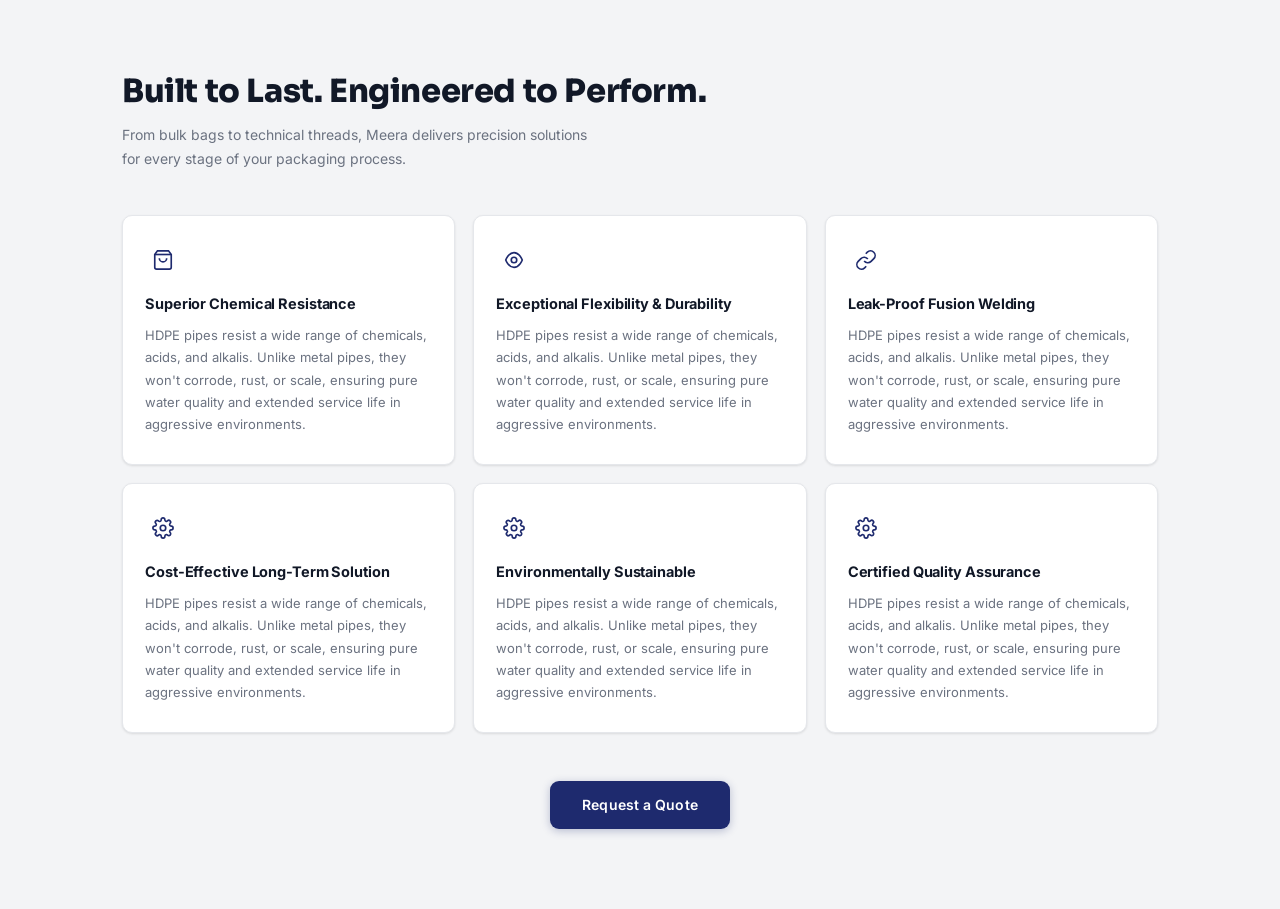
<file: built_section.html>
<!DOCTYPE html>
<html lang="en">
<head>
  <meta charset="UTF-8" />
  <meta name="viewport" content="width=device-width, initial-scale=1.0" />
  <title>Built to Last. Engineered to Perform.</title>
  <link rel="preconnect" href="https://fonts.googleapis.com" />
  <link rel="preconnect" href="https://fonts.gstatic.com" crossorigin />
  <link href="https://fonts.googleapis.com/css2?family=Inter:wght@400;500;600;700&family=Sora:wght@700;800&display=swap" rel="stylesheet" />
  <link rel="stylesheet" href="css/built_section.css"/>
</head>
<body>

  <section class="features-section">
    <div class="container">

      <div class="section-header">
        <h2 class="section-title">Built to Last. Engineered to Perform.</h2>
        <p class="section-subtitle">
          From bulk bags to technical threads, Meera delivers precision solutions for every stage of your
          packaging process.
        </p>
      </div>

      <div class="cards-grid">

        <div class="feature-card" data-index="0">
          <div class="card-icon">
            <svg width="22" height="22" fill="none" stroke="currentColor" stroke-width="1.8" viewBox="0 0 24 24" aria-hidden="true">
              <path d="M6 2L3 6v14a2 2 0 002 2h14a2 2 0 002-2V6l-3-4z"/>
              <line x1="3" y1="6" x2="21" y2="6"/>
              <path d="M16 10a4 4 0 01-8 0"/>
            </svg>
          </div>
          <h3 class="card-title">Superior Chemical Resistance</h3>
          <p class="card-desc">HDPE pipes resist a wide range of chemicals, acids, and alkalis. Unlike metal pipes, they won't corrode, rust, or scale, ensuring pure water quality and extended service life in aggressive environments.</p>
        </div>

        <div class="feature-card" data-index="1">
          <div class="card-icon">
            <svg width="22" height="22" fill="none" stroke="currentColor" stroke-width="1.8" viewBox="0 0 24 24" aria-hidden="true">
              <path d="M3 12s3-8 9-8 9 8 9 8-3 8-9 8-9-8-9-8z"/>
              <circle cx="12" cy="12" r="3"/>
            </svg>
          </div>
          <h3 class="card-title">Exceptional Flexibility &amp; Durability</h3>
          <p class="card-desc">HDPE pipes resist a wide range of chemicals, acids, and alkalis. Unlike metal pipes, they won't corrode, rust, or scale, ensuring pure water quality and extended service life in aggressive environments.</p>
        </div>

        <div class="feature-card" data-index="2">
          <div class="card-icon">
            <svg width="22" height="22" fill="none" stroke="currentColor" stroke-width="1.8" viewBox="0 0 24 24" aria-hidden="true">
              <path d="M10 13a5 5 0 007.54.54l3-3a5 5 0 00-7.07-7.07l-1.72 1.71"/>
              <path d="M14 11a5 5 0 00-7.54-.54l-3 3a5 5 0 007.07 7.07l1.71-1.71"/>
            </svg>
          </div>
          <h3 class="card-title">Leak-Proof Fusion Welding</h3>
          <p class="card-desc">HDPE pipes resist a wide range of chemicals, acids, and alkalis. Unlike metal pipes, they won't corrode, rust, or scale, ensuring pure water quality and extended service life in aggressive environments.</p>
        </div>

        <div class="feature-card" data-index="3">
          <div class="card-icon">
            <svg width="22" height="22" fill="none" stroke="currentColor" stroke-width="1.8" viewBox="0 0 24 24" aria-hidden="true">
              <circle cx="12" cy="12" r="3"/>
              <path d="M19.4 15a1.65 1.65 0 00.33 1.82l.06.06a2 2 0 010 2.83 2 2 0 01-2.83 0l-.06-.06a1.65 1.65 0 00-1.82-.33 1.65 1.65 0 00-1 1.51V21a2 2 0 01-4 0v-.09A1.65 1.65 0 009 19.4a1.65 1.65 0 00-1.82.33l-.06.06a2 2 0 01-2.83-2.83l.06-.06A1.65 1.65 0 004.68 15a1.65 1.65 0 00-1.51-1H3a2 2 0 010-4h.09A1.65 1.65 0 004.6 9a1.65 1.65 0 00-.33-1.82l-.06-.06a2 2 0 012.83-2.83l.06.06A1.65 1.65 0 009 4.68a1.65 1.65 0 001-1.51V3a2 2 0 014 0v.09a1.65 1.65 0 001 1.51 1.65 1.65 0 001.82-.33l.06-.06a2 2 0 012.83 2.83l-.06.06A1.65 1.65 0 0019.4 9a1.65 1.65 0 001.51 1H21a2 2 0 010 4h-.09a1.65 1.65 0 00-1.51 1z"/>
            </svg>
          </div>
          <h3 class="card-title">Cost-Effective Long-Term Solution</h3>
          <p class="card-desc">HDPE pipes resist a wide range of chemicals, acids, and alkalis. Unlike metal pipes, they won't corrode, rust, or scale, ensuring pure water quality and extended service life in aggressive environments.</p>
        </div>

        <div class="feature-card" data-index="4">
          <div class="card-icon">
            <svg width="22" height="22" fill="none" stroke="currentColor" stroke-width="1.8" viewBox="0 0 24 24" aria-hidden="true">
              <circle cx="12" cy="12" r="3"/>
              <path d="M19.4 15a1.65 1.65 0 00.33 1.82l.06.06a2 2 0 010 2.83 2 2 0 01-2.83 0l-.06-.06a1.65 1.65 0 00-1.82-.33 1.65 1.65 0 00-1 1.51V21a2 2 0 01-4 0v-.09A1.65 1.65 0 009 19.4a1.65 1.65 0 00-1.82.33l-.06.06a2 2 0 01-2.83-2.83l.06-.06A1.65 1.65 0 004.68 15a1.65 1.65 0 00-1.51-1H3a2 2 0 010-4h.09A1.65 1.65 0 004.6 9a1.65 1.65 0 00-.33-1.82l-.06-.06a2 2 0 012.83-2.83l.06.06A1.65 1.65 0 009 4.68a1.65 1.65 0 001-1.51V3a2 2 0 014 0v.09a1.65 1.65 0 001 1.51 1.65 1.65 0 001.82-.33l.06-.06a2 2 0 012.83 2.83l-.06.06A1.65 1.65 0 0019.4 9a1.65 1.65 0 001.51 1H21a2 2 0 010 4h-.09a1.65 1.65 0 00-1.51 1z"/>
            </svg>
          </div>
          <h3 class="card-title">Environmentally Sustainable</h3>
          <p class="card-desc">HDPE pipes resist a wide range of chemicals, acids, and alkalis. Unlike metal pipes, they won't corrode, rust, or scale, ensuring pure water quality and extended service life in aggressive environments.</p>
        </div>

        <div class="feature-card" data-index="5">
          <div class="card-icon">
            <svg width="22" height="22" fill="none" stroke="currentColor" stroke-width="1.8" viewBox="0 0 24 24" aria-hidden="true">
              <circle cx="12" cy="12" r="3"/>
              <path d="M19.4 15a1.65 1.65 0 00.33 1.82l.06.06a2 2 0 010 2.83 2 2 0 01-2.83 0l-.06-.06a1.65 1.65 0 00-1.82-.33 1.65 1.65 0 00-1 1.51V21a2 2 0 01-4 0v-.09A1.65 1.65 0 009 19.4a1.65 1.65 0 00-1.82.33l-.06.06a2 2 0 01-2.83-2.83l.06-.06A1.65 1.65 0 004.68 15a1.65 1.65 0 00-1.51-1H3a2 2 0 010-4h.09A1.65 1.65 0 004.6 9a1.65 1.65 0 00-.33-1.82l-.06-.06a2 2 0 012.83-2.83l.06.06A1.65 1.65 0 009 4.68a1.65 1.65 0 001-1.51V3a2 2 0 014 0v.09a1.65 1.65 0 001 1.51 1.65 1.65 0 001.82-.33l.06-.06a2 2 0 012.83 2.83l-.06.06A1.65 1.65 0 0019.4 9a1.65 1.65 0 001.51 1H21a2 2 0 010 4h-.09a1.65 1.65 0 00-1.51 1z"/>
            </svg>
          </div>
          <h3 class="card-title">Certified Quality Assurance</h3>
          <p class="card-desc">HDPE pipes resist a wide range of chemicals, acids, and alkalis. Unlike metal pipes, they won't corrode, rust, or scale, ensuring pure water quality and extended service life in aggressive environments.</p>
        </div>

      </div>

      <div class="cta-wrap">
        <a href="rd.html" class="btn-cta">Request a Quote</a>
      </div>

    </div>
  </section>

  <script src="js/faq.js"></script>
</body>
</html>
</file>
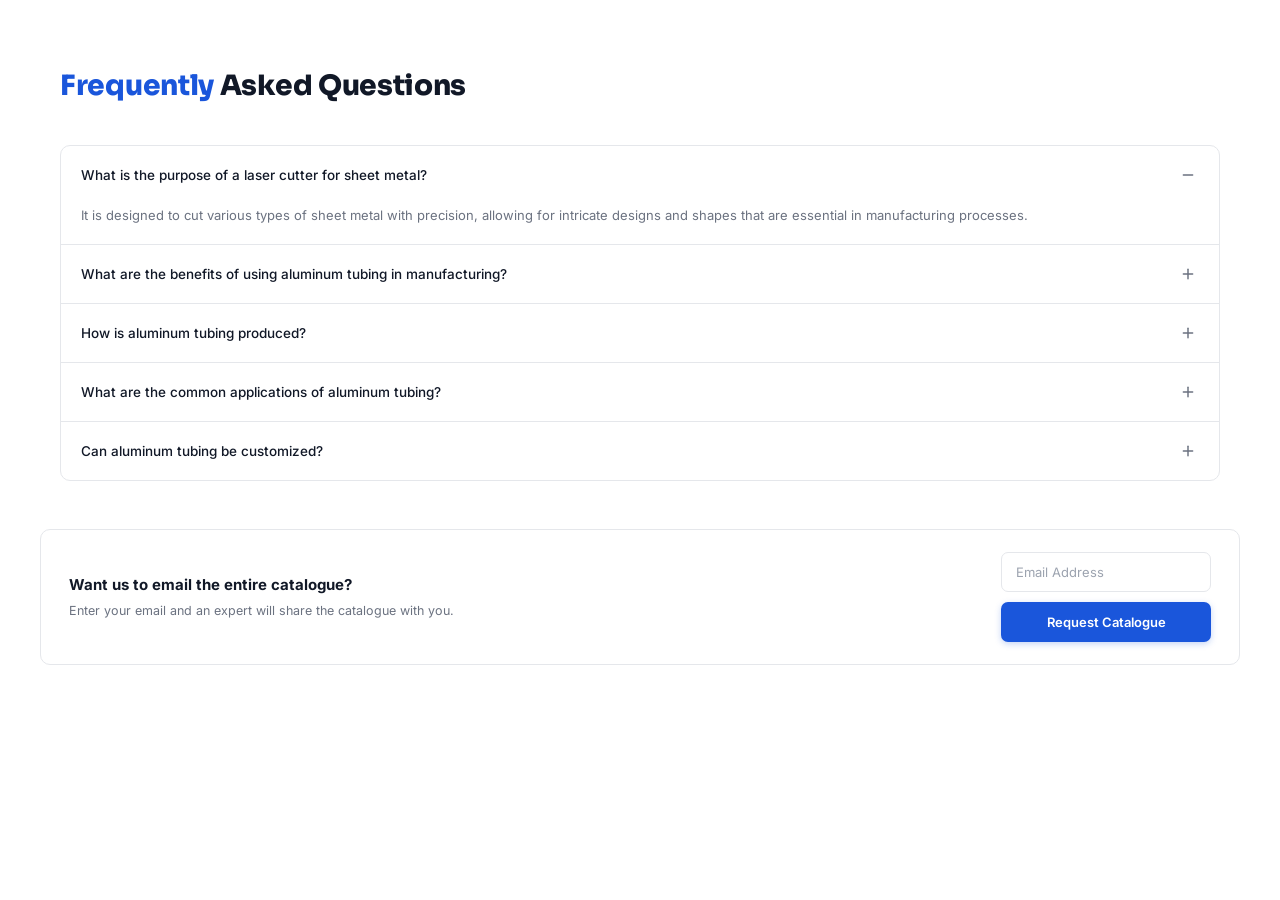
<file: faq.html>
<!DOCTYPE html>
<html lang="en">
<head>
  <meta charset="UTF-8" />
  <meta name="viewport" content="width=device-width, initial-scale=1.0" />
  <title>FAQ & Catalogue</title>
  <link rel="preconnect" href="https://fonts.googleapis.com" />
  <link rel="preconnect" href="https://fonts.gstatic.com" crossorigin />
  <link href="https://fonts.googleapis.com/css2?family=Inter:wght@400;500;600;700&family=Sora:wght@700;800&display=swap" rel="stylesheet" />
  <link rel="stylesheet" href="css/faq.css" />
</head>
<body>

  <section class="faq-section">
    <div class="container">

      <h2 class="faq-title">
        <span class="highlight">Frequently</span> Asked Questions
      </h2>

      <div class="faq-list" id="faqList">

        <div class="faq-item open" data-index="0">
          <button class="faq-question" aria-expanded="true">
            <span>What is the purpose of a laser cutter for sheet metal?</span>
            <span class="faq-icon">
              <svg class="icon-minus" width="16" height="16" viewBox="0 0 24 24" fill="none" stroke="currentColor" stroke-width="2.2" stroke-linecap="round"><line x1="5" y1="12" x2="19" y2="12"/></svg>
              <svg class="icon-plus" width="16" height="16" viewBox="0 0 24 24" fill="none" stroke="currentColor" stroke-width="2.2" stroke-linecap="round"><line x1="12" y1="5" x2="12" y2="19"/><line x1="5" y1="12" x2="19" y2="12"/></svg>
            </span>
          </button>
          <div class="faq-answer">
            <p>It is designed to cut various types of sheet metal with precision, allowing for intricate designs and shapes that are essential in manufacturing processes.</p>
          </div>
        </div>

        <div class="faq-item" data-index="1">
          <button class="faq-question" aria-expanded="false">
            <span>What are the benefits of using aluminum tubing in manufacturing?</span>
            <span class="faq-icon">
              <svg class="icon-minus" width="16" height="16" viewBox="0 0 24 24" fill="none" stroke="currentColor" stroke-width="2.2" stroke-linecap="round"><line x1="5" y1="12" x2="19" y2="12"/></svg>
              <svg class="icon-plus" width="16" height="16" viewBox="0 0 24 24" fill="none" stroke="currentColor" stroke-width="2.2" stroke-linecap="round"><line x1="12" y1="5" x2="12" y2="19"/><line x1="5" y1="12" x2="19" y2="12"/></svg>
            </span>
          </button>
          <div class="faq-answer">
            <p>Aluminum tubing offers an excellent strength-to-weight ratio, corrosion resistance, and versatility. It is lightweight yet durable, making it ideal for aerospace, automotive, and construction applications.</p>
          </div>
        </div>

        <div class="faq-item" data-index="2">
          <button class="faq-question" aria-expanded="false">
            <span>How is aluminum tubing produced?</span>
            <span class="faq-icon">
              <svg class="icon-minus" width="16" height="16" viewBox="0 0 24 24" fill="none" stroke="currentColor" stroke-width="2.2" stroke-linecap="round"><line x1="5" y1="12" x2="19" y2="12"/></svg>
              <svg class="icon-plus" width="16" height="16" viewBox="0 0 24 24" fill="none" stroke="currentColor" stroke-width="2.2" stroke-linecap="round"><line x1="12" y1="5" x2="12" y2="19"/><line x1="5" y1="12" x2="19" y2="12"/></svg>
            </span>
          </button>
          <div class="faq-answer">
            <p>Aluminum tubing is produced through extrusion, where heated aluminum billets are forced through a shaped die, or through seamless tube drawing, which produces high-precision tubes for demanding applications.</p>
          </div>
        </div>

        <div class="faq-item" data-index="3">
          <button class="faq-question" aria-expanded="false">
            <span>What are the common applications of aluminum tubing?</span>
            <span class="faq-icon">
              <svg class="icon-minus" width="16" height="16" viewBox="0 0 24 24" fill="none" stroke="currentColor" stroke-width="2.2" stroke-linecap="round"><line x1="5" y1="12" x2="19" y2="12"/></svg>
              <svg class="icon-plus" width="16" height="16" viewBox="0 0 24 24" fill="none" stroke="currentColor" stroke-width="2.2" stroke-linecap="round"><line x1="12" y1="5" x2="12" y2="19"/><line x1="5" y1="12" x2="19" y2="12"/></svg>
            </span>
          </button>
          <div class="faq-answer">
            <p>Common applications include aerospace frames, bicycle frames, automotive components, HVAC systems, structural supports, and fluid transfer systems across industrial and commercial sectors.</p>
          </div>
        </div>

        <div class="faq-item" data-index="4">
          <button class="faq-question" aria-expanded="false">
            <span>Can aluminum tubing be customized?</span>
            <span class="faq-icon">
              <svg class="icon-minus" width="16" height="16" viewBox="0 0 24 24" fill="none" stroke="currentColor" stroke-width="2.2" stroke-linecap="round"><line x1="5" y1="12" x2="19" y2="12"/></svg>
              <svg class="icon-plus" width="16" height="16" viewBox="0 0 24 24" fill="none" stroke="currentColor" stroke-width="2.2" stroke-linecap="round"><line x1="12" y1="5" x2="12" y2="19"/><line x1="5" y1="12" x2="19" y2="12"/></svg>
            </span>
          </button>
          <div class="faq-answer">
            <p>Yes, aluminum tubing can be customized in terms of diameter, wall thickness, length, alloy composition, and surface finish. Custom anodizing, cutting, and bending services are widely available.</p>
          </div>
        </div>

      </div>
    </div>
  </section>

  <section class="catalogue-strip">
    <div class="container catalogue-inner">
      <div class="catalogue-text">
        <p class="catalogue-heading">Want us to email the entire catalogue?</p>
        <p class="catalogue-sub">Enter your email and an expert will share the catalogue with you.</p>
      </div>
      <div class="catalogue-form">
        <input
          type="email"
          class="catalogue-input"
          placeholder="Email Address"
          aria-label="Email Address"
        />
        <button class="catalogue-btn" id="catalogueBtn">Request Catalogue</button>
      </div>
    </div>
  </section>

  <script src="js/faq.js"></script>
</body>
</html>
</file>
<file: css/built_section.css>
/* ================================
   ROOT VARIABLES
================================ */
:root {
  --navy:          #1e2a6e;
  --primary:       #1a56db;
  --text:          #111827;
  --text-muted:    #6b7280;
  --border:        #e5e7eb;
  --bg-page:       #f3f4f6;
  --bg-card:       #ffffff;
  --radius-card:   10px;
  --shadow-card:   0 1px 3px rgba(0, 0, 0, 0.07), 0 1px 2px rgba(0, 0, 0, 0.04);
  --shadow-hover:  0 8px 24px rgba(0, 0, 0, 0.10);
  --transition:    all 0.22s ease;
}

/* ================================
   RESET
================================ */
*,
*::before,
*::after {
  box-sizing: border-box;
  margin: 0;
  padding: 0;
}

body {
  font-family: "Inter", sans-serif;
  background: var(--bg-page);
  color: var(--text);
  line-height: 1.6;
  -webkit-font-smoothing: antialiased;
}

/* ================================
   CONTAINER
================================ */
.container {
  width: 100%;
  max-width: 1100px;
  margin: 0 auto;
  padding: 0 32px;
}

/* ================================
   FEATURES SECTION
================================ */
.features-section {
  padding: 72px 0 80px;
  background: var(--bg-page);
}

/* ================================
   SECTION HEADER
================================ */
.section-header {
  margin-bottom: 44px;
}

.section-title {
  font-family: "Sora", sans-serif;
  font-size: 32px;
  font-weight: 800;
  color: var(--text);
  line-height: 1.22;
  margin-bottom: 12px;
  letter-spacing: -0.4px;
}

.section-subtitle {
  font-size: 14px;
  color: var(--text-muted);
  max-width: 480px;
  line-height: 1.7;
}

/* ================================
   CARDS GRID  — 3 columns
================================ */
.cards-grid {
  display: grid;
  grid-template-columns: repeat(3, 1fr);
  gap: 18px;
  margin-bottom: 44px;
}

/* ================================
   FEATURE CARD
================================ */
.feature-card {
  background: var(--bg-card);
  border: 1px solid var(--border);
  border-radius: var(--radius-card);
  padding: 26px 22px 28px;
  transition: var(--transition);
  box-shadow: var(--shadow-card);
  cursor: default;
}

.feature-card:hover {
  box-shadow: var(--shadow-hover);
  border-color: #d1d5db;
  transform: translateY(-2px);
}

/* ── Icon ── */
.card-icon {
  width: 36px;
  height: 36px;
  display: flex;
  align-items: center;
  justify-content: center;
  color: var(--navy);
  margin-bottom: 16px;
}

/* ── Title ── */
.card-title {
  font-size: 14.5px;
  font-weight: 700;
  color: var(--text);
  margin-bottom: 10px;
  line-height: 1.4;
  letter-spacing: -0.1px;
}

/* ── Description ── */
.card-desc {
  font-size: 13px;
  color: var(--text-muted);
  line-height: 1.72;
}

/* ================================
   CTA BUTTON
================================ */
.cta-wrap {
  display: flex;
  justify-content: center;
  padding-top: 4px;
}

.btn-cta {
  display: inline-flex;
  align-items: center;
  justify-content: center;
  background: var(--navy);
  color: #ffffff;
  font-family: "Inter", sans-serif;
  font-size: 14px;
  font-weight: 600;
  padding: 13px 32px;
  border-radius: 9px;
  text-decoration: none;
  letter-spacing: 0.1px;
  transition: var(--transition);
  box-shadow: 0 2px 8px rgba(30, 42, 110, 0.28);
  border: none;
  cursor: pointer;
}

.btn-cta:hover {
  background: #151f58;
  box-shadow: 0 4px 16px rgba(30, 42, 110, 0.36);
  transform: translateY(-1px);
}

.btn-cta:active {
  transform: translateY(0);
  box-shadow: 0 2px 6px rgba(30, 42, 110, 0.22);
}

/* ================================
   RESPONSIVE
================================ */
@media (max-width: 900px) {
  .cards-grid {
    grid-template-columns: repeat(2, 1fr);
  }
}

@media (max-width: 560px) {
  .cards-grid {
    grid-template-columns: 1fr;
  }

  .section-title {
    font-size: 24px;
  }

  .container {
    padding: 0 20px;
  }

  .features-section {
    padding: 48px 0 56px;
  }
}
</file>
<file: css/faq.css>
/* ================================
   ROOT
================================ */
:root {
  --color-primary:     #1a56db;
  --color-primary-dk:  #1440b0;
  --color-text:        #111827;
  --color-text-muted:  #6b7280;
  --color-border:      #e5e7eb;
  --color-bg:          #ffffff;
  --color-highlight:   #1a56db;   /* "Frequently" blue */
  --radius:            10px;
  --transition:        all 0.22s ease;
}

/* ================================
   RESET
================================ */
*, *::before, *::after { box-sizing: border-box; margin: 0; padding: 0; }

body {
  font-family: "Inter", sans-serif;
  background: var(--color-bg);
  color: var(--color-text);
  line-height: 1.6;
  -webkit-font-smoothing: antialiased;
}

/* ================================
   LAYOUT
================================ */
.container {
  width: 100%;
  max-width: 1240px;
  margin: 0 auto;
  padding: 0 40px;
}

/* ================================
   FAQ SECTION
================================ */
.faq-section {
  padding: 64px 0 48px;
  background: var(--color-bg);
}

/* Title */
.faq-title {
  font-family: "Sora", sans-serif;
  font-size: 28px;
  font-weight: 800;
  color: var(--color-text);
  margin-bottom: 36px;
  letter-spacing: -0.3px;
}

.faq-title .highlight {
  color: var(--color-highlight);
}

/* ================================
   FAQ LIST
================================ */
.faq-list {
  border: 1.5px solid var(--color-border);
  border-radius: var(--radius);
  overflow: hidden;
}

/* ================================
   FAQ ITEM
================================ */
.faq-item {
  border-bottom: 1px solid var(--color-border);
}
.faq-item:last-child {
  border-bottom: none;
}

/* Question row */
.faq-question {
  width: 100%;
  display: flex;
  align-items: center;
  justify-content: space-between;
  gap: 16px;
  padding: 18px 20px;
  background: none;
  border: none;
  cursor: pointer;
  text-align: left;
  font-family: "Inter", sans-serif;
  font-size: 13.5px;
  font-weight: 500;
  color: var(--color-text);
  transition: var(--transition);
}
.faq-question:hover {
  background: #f9fafb;
}

/* Icon area */
.faq-icon {
  flex-shrink: 0;
  width: 22px;
  height: 22px;
  display: flex;
  align-items: center;
  justify-content: center;
  color: var(--color-text-muted);
  position: relative;
}

/* By default show plus, hide minus */
.faq-icon .icon-minus { display: none; }
.faq-icon .icon-plus  { display: block; }

/* When item is open: show minus, hide plus */
.faq-item.open .faq-icon .icon-minus { display: block; }
.faq-item.open .faq-icon .icon-plus  { display: none; }

/* Answer panel */
.faq-answer {
  max-height: 0;
  overflow: hidden;
  transition: max-height 0.32s ease, padding 0.22s ease;
  padding: 0 20px;
}
.faq-answer p {
  font-size: 13px;
  color: var(--color-text-muted);
  line-height: 1.7;
  padding-bottom: 18px;
}

/* Open state */
.faq-item.open .faq-answer {
  max-height: 200px;
}

/* ================================
   CATALOGUE STRIP
================================ */
.catalogue-strip {
  margin: 0 40px 48px;
  border: 1.5px solid var(--color-border);
  border-radius: var(--radius);
  background: var(--color-bg);
  padding: 22px 28px;
}

.catalogue-inner {
  display: flex;
  align-items: center;
  justify-content: space-between;
  gap: 32px;
  padding: 0;          /* override container padding */
  max-width: 100%;
}

/* Text side */
.catalogue-text {
  flex: 1;
}
.catalogue-heading {
  font-size: 15px;
  font-weight: 700;
  color: var(--color-text);
  margin-bottom: 4px;
}
.catalogue-sub {
  font-size: 12.5px;
  color: var(--color-text-muted);
}

/* Form side */
.catalogue-form {
  display: flex;
  align-items: center;
  gap: 10px;
  flex-shrink: 0;
}

.catalogue-input {
  height: 40px;
  padding: 0 14px;
  border: 1px solid var(--color-border);
  border-radius: 7px;
  font-family: "Inter", sans-serif;
  font-size: 13px;
  color: var(--color-text);
  background: var(--color-bg);
  outline: none;
  width: 210px;
  transition: border-color 0.2s ease, box-shadow 0.2s ease;
}
.catalogue-input::placeholder {
  color: #9ca3af;
}
.catalogue-input:focus {
  border-color: var(--color-primary);
  box-shadow: 0 0 0 3px rgba(26, 86, 219, 0.12);
}

.catalogue-btn {
  height: 40px;
  padding: 0 20px;
  background: var(--color-primary);
  color: #fff;
  border: none;
  border-radius: 7px;
  font-family: "Inter", sans-serif;
  font-size: 13px;
  font-weight: 600;
  cursor: pointer;
  white-space: nowrap;
  transition: var(--transition);
  box-shadow: 0 2px 6px rgba(26, 86, 219, 0.25);
}
.catalogue-form {
  display: flex;
  flex-direction: column;      
  align-items: flex-start;      
  gap: 10px;
  flex-shrink: 0;
}

.catalogue-btn {
  width: 210px;
  align-self: flex-start;
}
.catalogue-btn:hover {
  background: var(--color-primary-dk);
  box-shadow: 0 4px 14px rgba(26, 86, 219, 0.32);
}
.catalogue-btn:active {
  transform: scale(0.98);
}

/* Success state */
.catalogue-btn.success {
  background: #16a34a;
  box-shadow: 0 2px 6px rgba(22, 163, 74, 0.25);
}

/* ================================
   RESPONSIVE
================================ */
@media (max-width: 700px) {
  .container { padding: 0 20px; }

  .catalogue-strip { margin: 0 20px 40px; padding: 18px 20px; }
  .catalogue-inner { flex-direction: column; align-items: flex-start; gap: 16px; }
  .catalogue-form  { width: 100%; flex-wrap: wrap; }
  .catalogue-input { flex: 1; min-width: 0; }
  .catalogue-btn   { width: 100%; justify-content: center; }

  .faq-title { font-size: 22px; }
}
</file>
